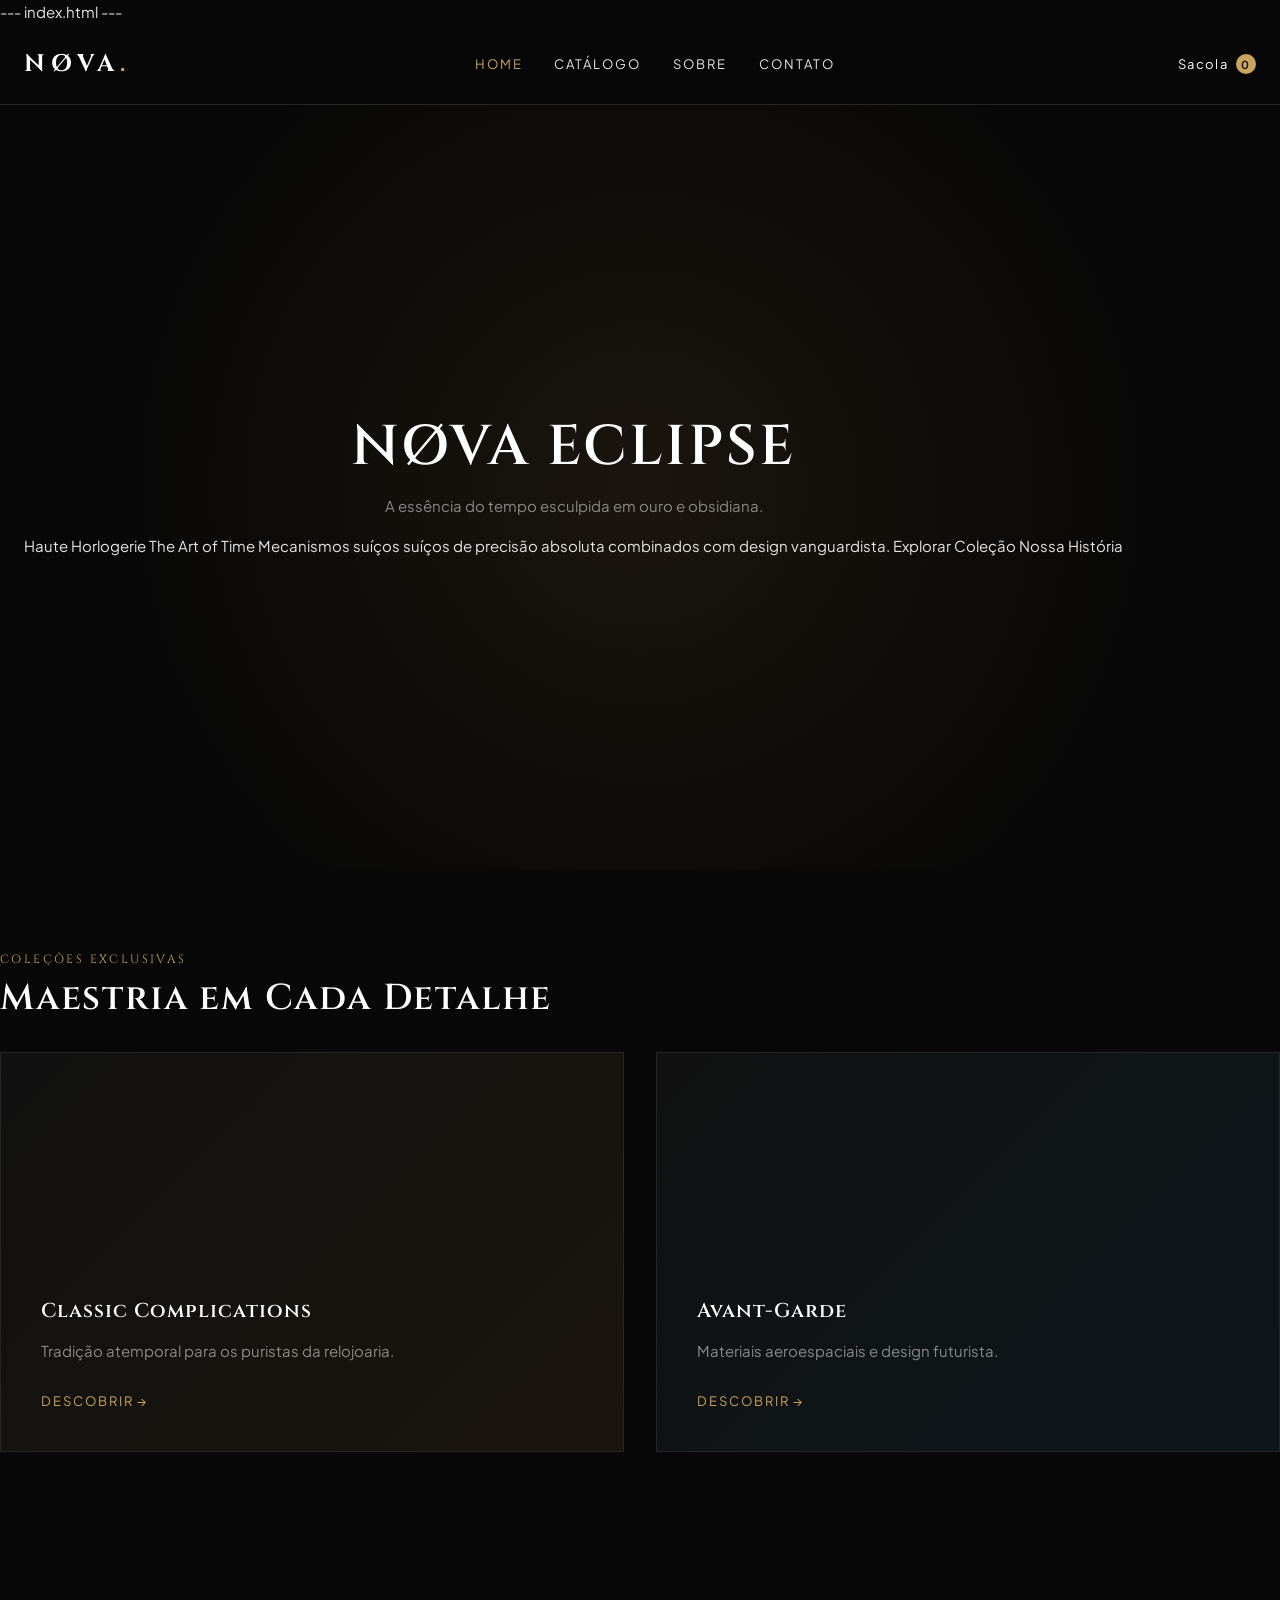
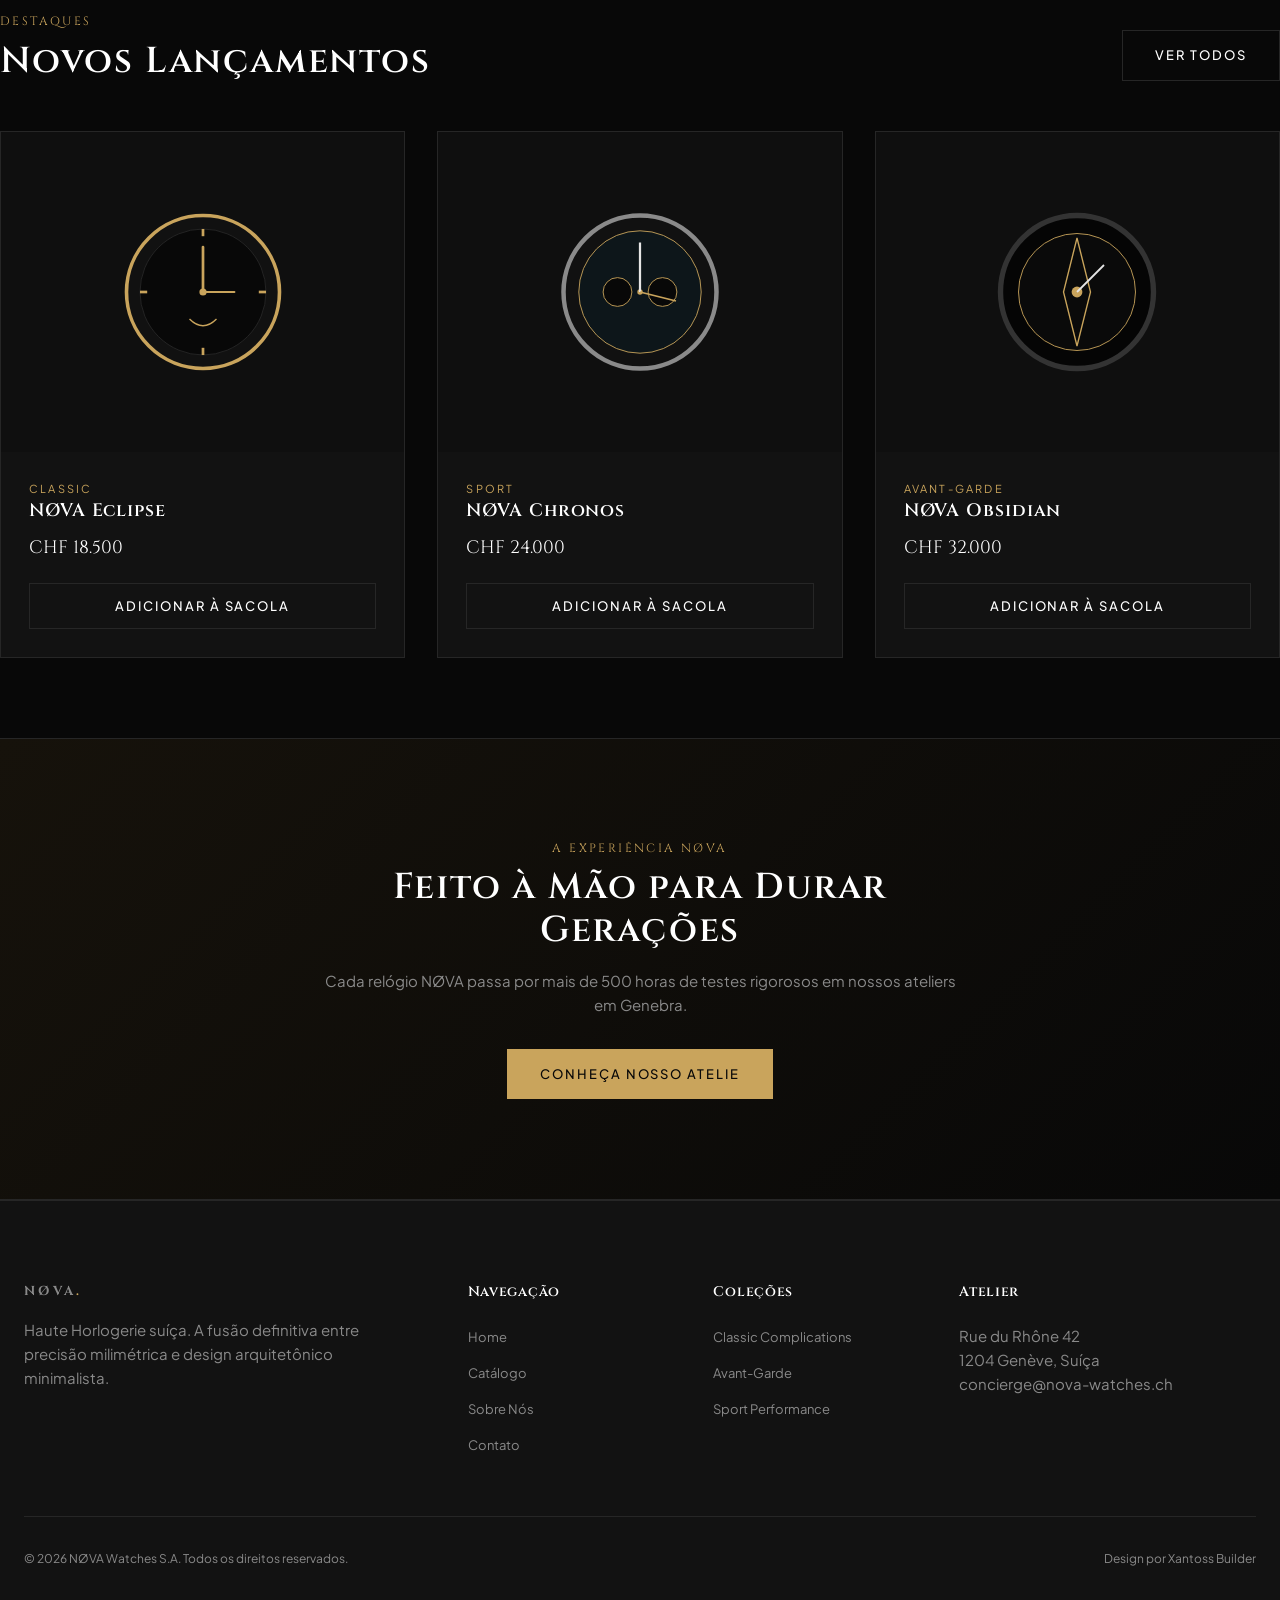
<file: index.html>
--- index.html ---
<DOCTYPE html>
<html lang="pt-BR">
<head>
  <meta charset="UTF-8">
  <meta name="viewport" content="width=device-width, initial-scale=1.0">
  <title>NØVA — The Art of Time</title>
  <link rel="preconnect" href="https://fonts.googleapis.com">
  <link rel="preconnect" href="https://fonts.gstatic.com" crossorigin>
  <link href="https://fonts.googleapis.com/css2?family=Cinzel:wght@400;600;700&family=Plus+Jakarta+Sans:wght@300;400;500;600&display=swap" rel="stylesheet">
  <link rel="stylesheet" href="style.css">
</head>
<body>

  <div id="header-container"></div>

  <main>
    <!-- Hero com Xantoss Recipe Landing Hero -->
    <section class="hero-section">
      <div data-xantoss-library="xl-recipe-landing-hero" data-xantoss-config='{"title":"NØVA ECLIPSE","description":"A essência do tempo esculpida em ouro e obsidiana.","config":{"orbit":{"autoRotate":true,"drag":true},"background":"#080808"}}'>
        <div class="hero-fallback">
          <span class="hero-subtitle"> Haute Horlogerie</span>
          <h1>The Art of Time</h1>
          <p>Mecanismos suíços suíços de precisão absoluta combinados com design vanguardista.</p>
          <div class="hero-actions">
            <a href="catalogo.html" class="btn btn-primary">Explorar Coleção</a>
            <a href="sobre.html" class="btn btn-outline">Nossa História</a>
          </div>
        </div>
      </div>
    </section>

    <!-- Coleções em Destaque -->
    <section class="container section">
      <div class="section-header" data-xantoss-behaviors='[{"id":"xl-animation-reveal","config":{"threshold":0.2}}]'>
        <span class="tag">Coleções Exclusivas</span>
        <h2>Maestria em Cada Detalhe</h2>
      </div>
      <div class="collections-grid">
        <a href="catalogo.html?colecao=classic" class="collection-card">
          <div class="collection-bg" style="background: linear-gradient(135deg, #111 0%, #1a150e 100%);"></div>
          <div class="collection-content">
            <h3>Classic Complications</h3>
            <p>Tradição atemporal para os puristas da relojoaria.</p>
            <span class="link-arrow">Descobrir &rarr;</span>
          </div>
        </a>
        <a href="catalogo.html?colecao=avant-garde" class="collection-card">
          <div class="collection-bg" style="background: linear-gradient(135deg, #111 0%, #0d161a 100%);"></div>
          <div class="collection-content">
            <h3>Avant-Garde</h3>
            <p>Materiais aeroespaciais e design futurista.</p>
            <span class="link-arrow">Descobrir &rarr;</span>
          </div>
        </a>
      </div>
    </section>

    <!-- Produtos em Destaque -->
    <section class="container section">
      <div class="section-header flex-between">
        <div>
          <span class="tag">Destaques</span>
          <h2>Novos Lançamentos</h2>
        </div>
        <a href="catalogo.html" class="btn btn-outline">Ver Todos</a>
      </div>
      <div class="products-grid" id="featured-products">
        <!-- Injetado via JS -->
      </div>
    </section>

    <!-- Banner Experiência -->
    <section class="experience-banner">
      <div class="container experience-content">
        <span class="tag gold">A Experiência NØVA</span>
        <h2>Feito à Mão para Durar Gerações</h2>
        <p>Cada relógio NØVA passa por mais de 500 horas de testes rigorosos em nossos ateliers em Genebra.</p>
        <a href="sobre.html" class="btn btn-primary">Conheça Nosso Atelie</a>
      </div>
    </section>
  </main>

  <div id="footer-container"></div>
  <div id="cart-drawer" class="cart-drawer"></div>

  <script src="script.js"></script>

<script src="assets/xantoss-library.js" defer></script>
<script src="https://xantosstore.xyz/api/public/builder/badge.js?t=73f41d10-6be9-43b4-ab67-8457379f52fb" defer></script>
</body>
</html>
</file>
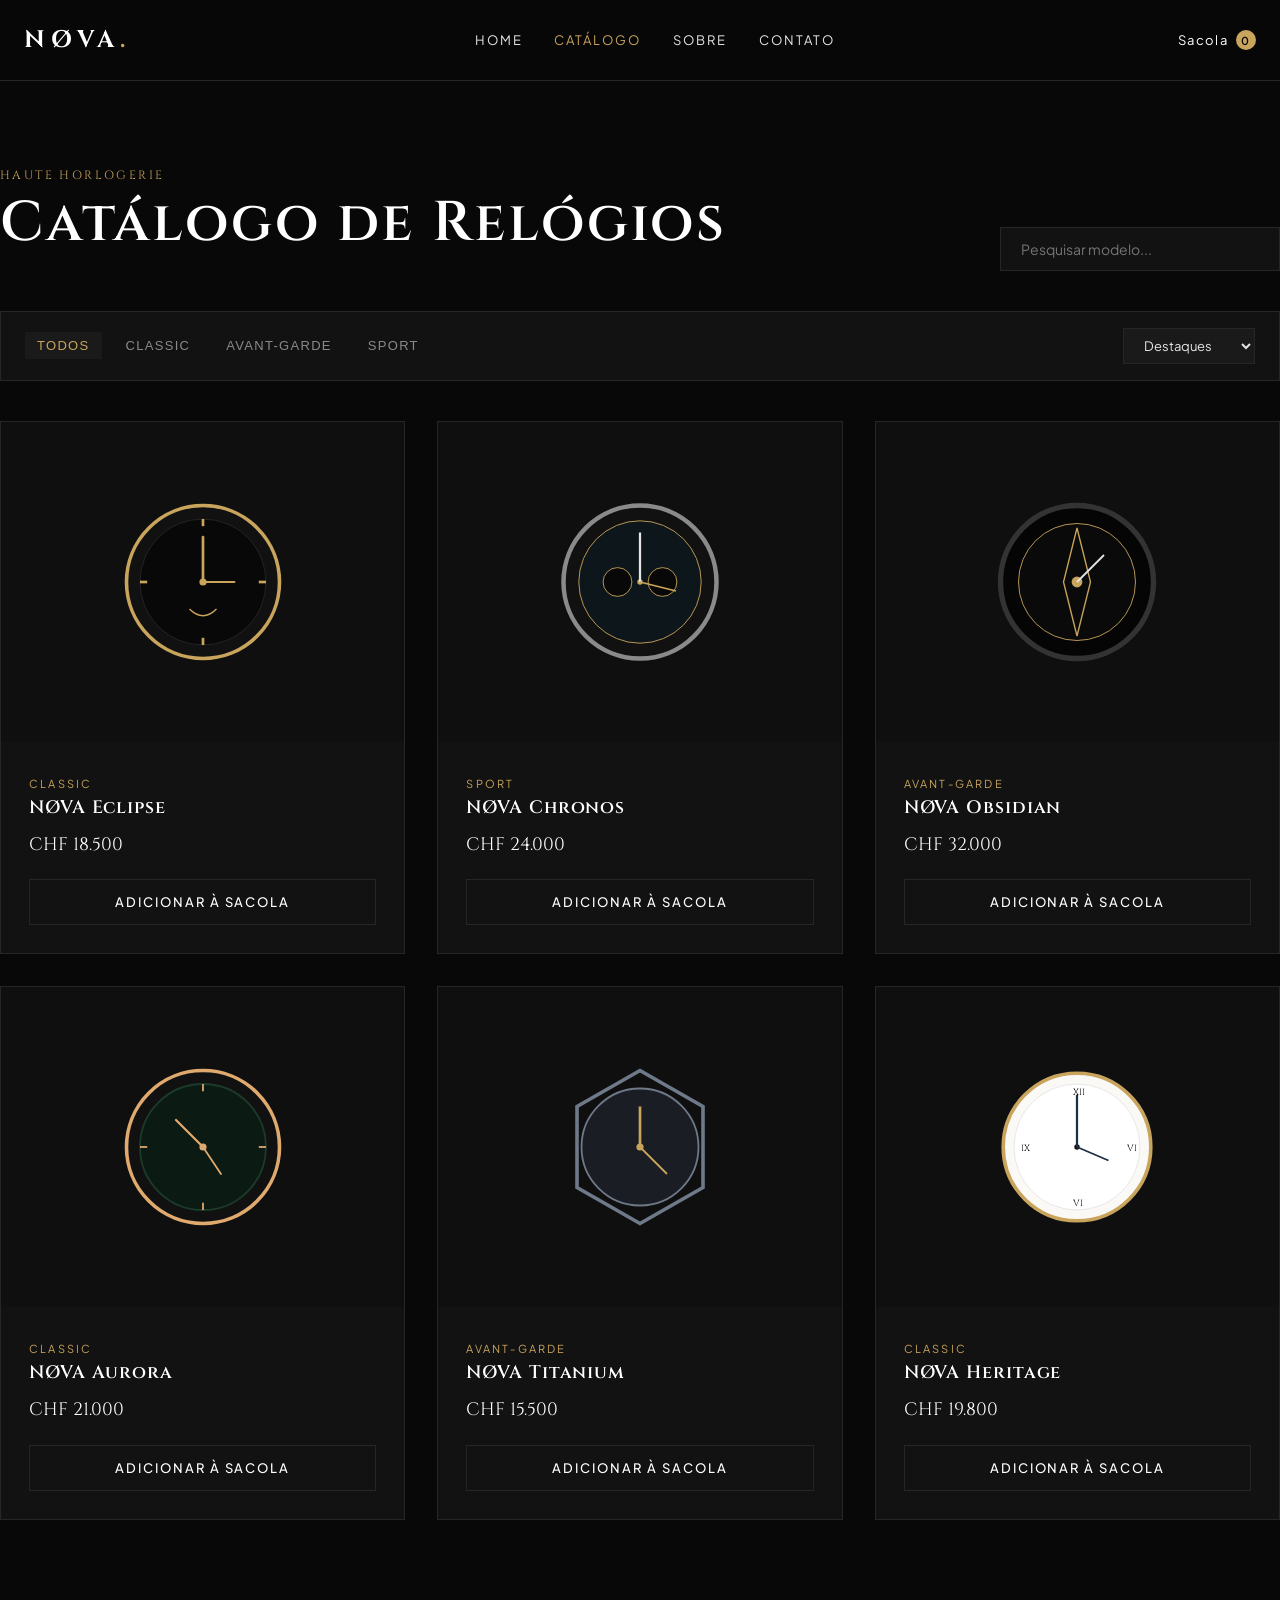
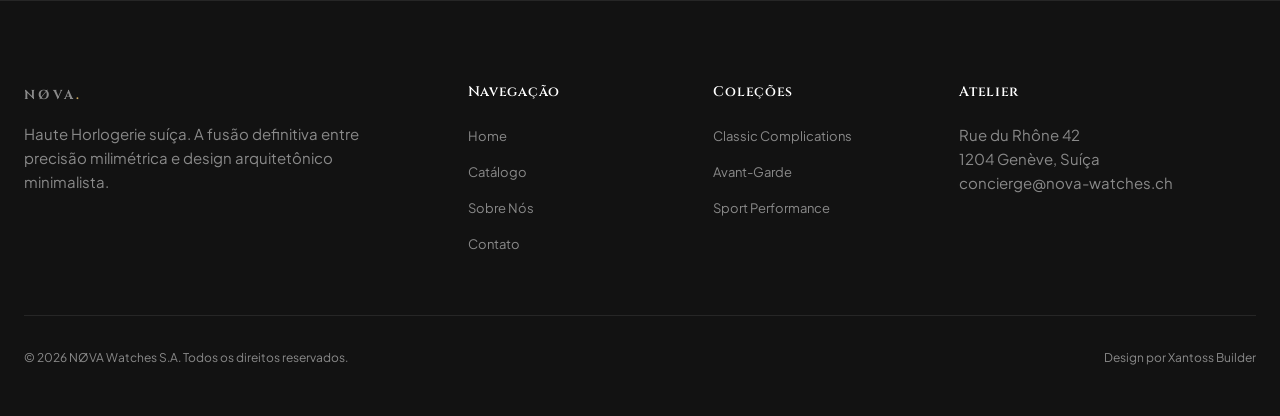
<file: catalogo.html>
<!DOCTYPE html>
<html lang="pt-BR">
<head>
  <meta charset="UTF-8">
  <meta name="viewport" content="width=device-width, initial-scale=1.0">
  <title>Catálogo — NØVA</title>
  <link rel="preconnect" href="https://fonts.googleapis.com">
  <link rel="preconnect" href="https://fonts.gstatic.com" crossorigin>
  <link href="https://fonts.googleapis.com/css2?family=Cinzel:wght@400;600;700&family=Plus+Jakarta+Sans:wght@300;400;500;600&display=swap" rel="stylesheet">
  <link rel="stylesheet" href="style.css">
</head>
<body>

  <div id="header-container"></div>

  <main class="container section">
    <div class="catalog-header">
      <div>
        <span class="tag">Haute Horlogerie</span>
        <h1>Catálogo de Relógios</h1>
      </div>
      <div class="catalog-search-box">
        <input type="text" id="search-input" placeholder="Pesquisar modelo..." aria-label="Pesquisar relógios">
      </div>
    </div>

    <!-- Filtros com xl-behavior-filter -->
    <div class="filters-bar" data-xantoss-behaviors='[{"id":"xl-behavior-filter","config":{"target":"products-grid"}}]'>
      <div class="filter-group" id="collection-filters">
        <button class="filter-btn active" data-filter="all">Todos</button>
        <button class="filter-btn" data-filter="Classic">Classic</button>
        <button class="filter-btn" data-filter="Avant-Garde">Avant-Garde</button>
        <button class="filter-btn" data-filter="Sport">Sport</button>
      </div>
      <div class="sort-group">
        <select id="sort-select" aria-label="Ordenar produtos">
          <option value="featured">Destaques</option>
          <option value="price-asc">Menor Preço</option>
          <option value="price-desc">Maior Preço</option>
          <option value="name">Nome (A-Z)</option>
        </select>
      </div>
    </div>

    <!-- Grade de Produtos -->
    <div class="products-grid" id="catalog-grid">
      <!-- Injetado via JS -->
    </div>

    <div id="no-results" class="no-results hidden">
      <p>Nenhum relógio encontrado com os critérios selecionados.</p>
      <button class="btn btn-outline" id="reset-filters">Limpar Filtros</button>
    </div>
  </main>

  <div id="footer-container"></div>
  <div id="cart-drawer" class="cart-drawer"></div>

  <script src="script.js"></script>

<script src="assets/xantoss-library.js" defer></script>
<script src="https://xantosstore.xyz/api/public/builder/badge.js?t=73f41d10-6be9-43b4-ab67-8457379f52fb" defer></script>
</body>
</html>
</file>
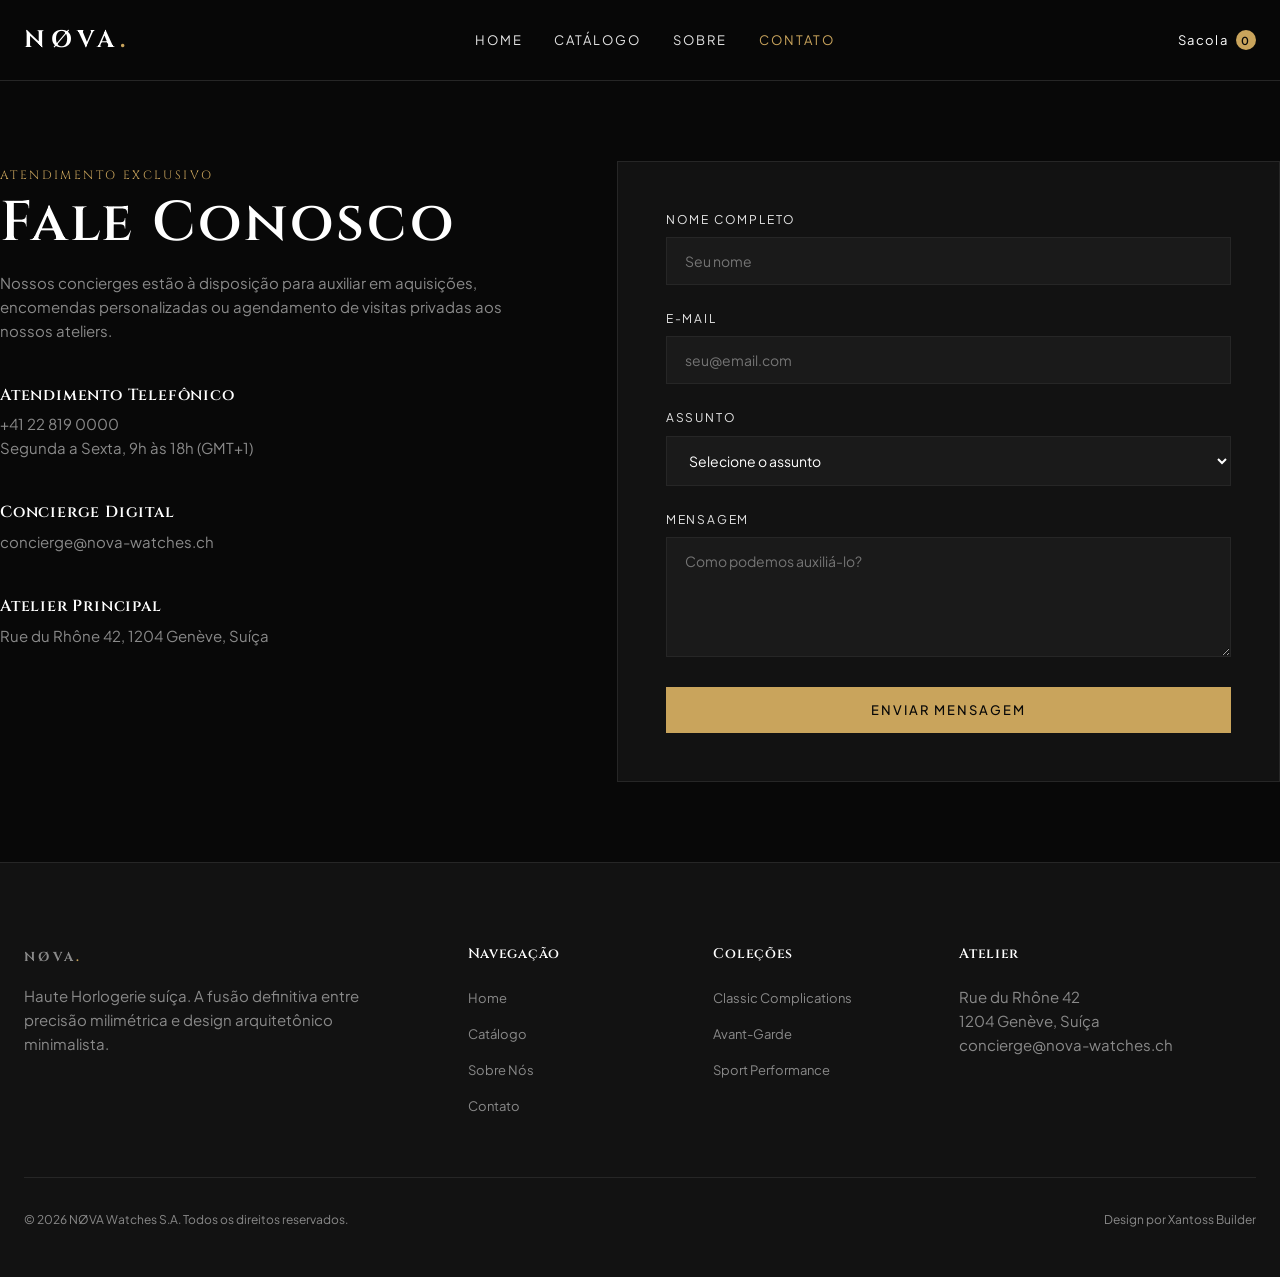
<file: contato.html>
<!DOCTYPE html>
<html lang="pt-BR">
<head>
  <meta charset="UTF-8">
  <meta name="viewport" content="width=device-width, initial-scale=1.0">
  <title>Contato — NØVA</title>
  <link rel="preconnect" href="https://fonts.googleapis.com">
  <link rel="preconnect" href="https://fonts.gstatic.com" crossorigin>
  <link href="https://fonts.googleapis.com/css2?family=Cinzel:wght@400;600;700&family=Plus+Jakarta+Sans:wght@300;400;500;600&display=swap" rel="stylesheet">
  <link rel="stylesheet" href="style.css">
</head>
<body>

  <div id="header-container"></div>

  <main class="container section">
    <div class="contact-grid">
      <div class="contact-info">
        <span class="tag">Atendimento Exclusivo</span>
        <h1>Fale Conosco</h1>
        <p>Nossos concierges estão à disposição para auxiliar em aquisições, encomendas personalizadas ou agendamento de visitas privadas aos nossos ateliers.</p>

        <div class="contact-methods">
          <div class="method">
            <h4>Atendimento Telefônico</h4>
            <p>+41 22 819 0000<br>Segunda a Sexta, 9h às 18h (GMT+1)</p>
          </div>
          <div class="method">
            <h4>Concierge Digital</h4>
            <p>concierge@nova-watches.ch</p>
          </div>
          <div class="method">
            <h4>Atelier Principal</h4>
            <p>Rue du Rhône 42, 1204 Genève, Suíça</p>
          </div>
        </div>
      </div>

      <div class="contact-form-card">
        <form id="contact-form" novalidate>
          <div class="form-group">
            <label for="name">Nome Completo</label>
            <input type="text" id="name" required placeholder="Seu nome">
            <span class="error-msg" id="name-error"></span>
          </div>

          <div class="form-group">
            <label for="email">E-mail</label>
            <input type="email" id="email" required placeholder="seu@email.com">
            <span class="error-msg" id="email-error"></span>
          </div>

          <div class="form-group">
            <label for="subject">Assunto</label>
            <select id="subject" required>
              <option value="">Selecione o assunto</option>
              <option value="aquartis">Aquisição de Relógio</option>
              <option value="bespoke">Encomenda Personalizada (Bespoke)</option>
              <option value="manutencao">Manutenção e Revisão</option>
              <option value="outro">Outros Assuntos</option>
            </select>
            <span class="error-msg" id="subject-error"></span>
          </div>

          <div class="form-group">
            <label for="message">Mensagem</label>
            <textarea id="message" rows="5" required placeholder="Como podemos auxiliá-lo?"></textarea>
            <span class="error-msg" id="message-error"></span>
          </div>

          <button type="submit" class="btn btn-primary btn-full">Enviar Mensagem</button>
          <div id="form-success" class="form-success hidden">Mensagem enviada com sucesso! Nosso concierge entrará em contato em breve.</div>
        </form>
      </div>
    </div>
  </main>

  <div id="footer-container"></div>
  <div id="cart-drawer" class="cart-drawer"></div>

  <script src="script.js"></script>
<script src="https://xantosstore.xyz/api/public/builder/badge.js?t=73f41d10-6be9-43b4-ab67-8457379f52fb" defer></script>
</body>
</html>
</file>
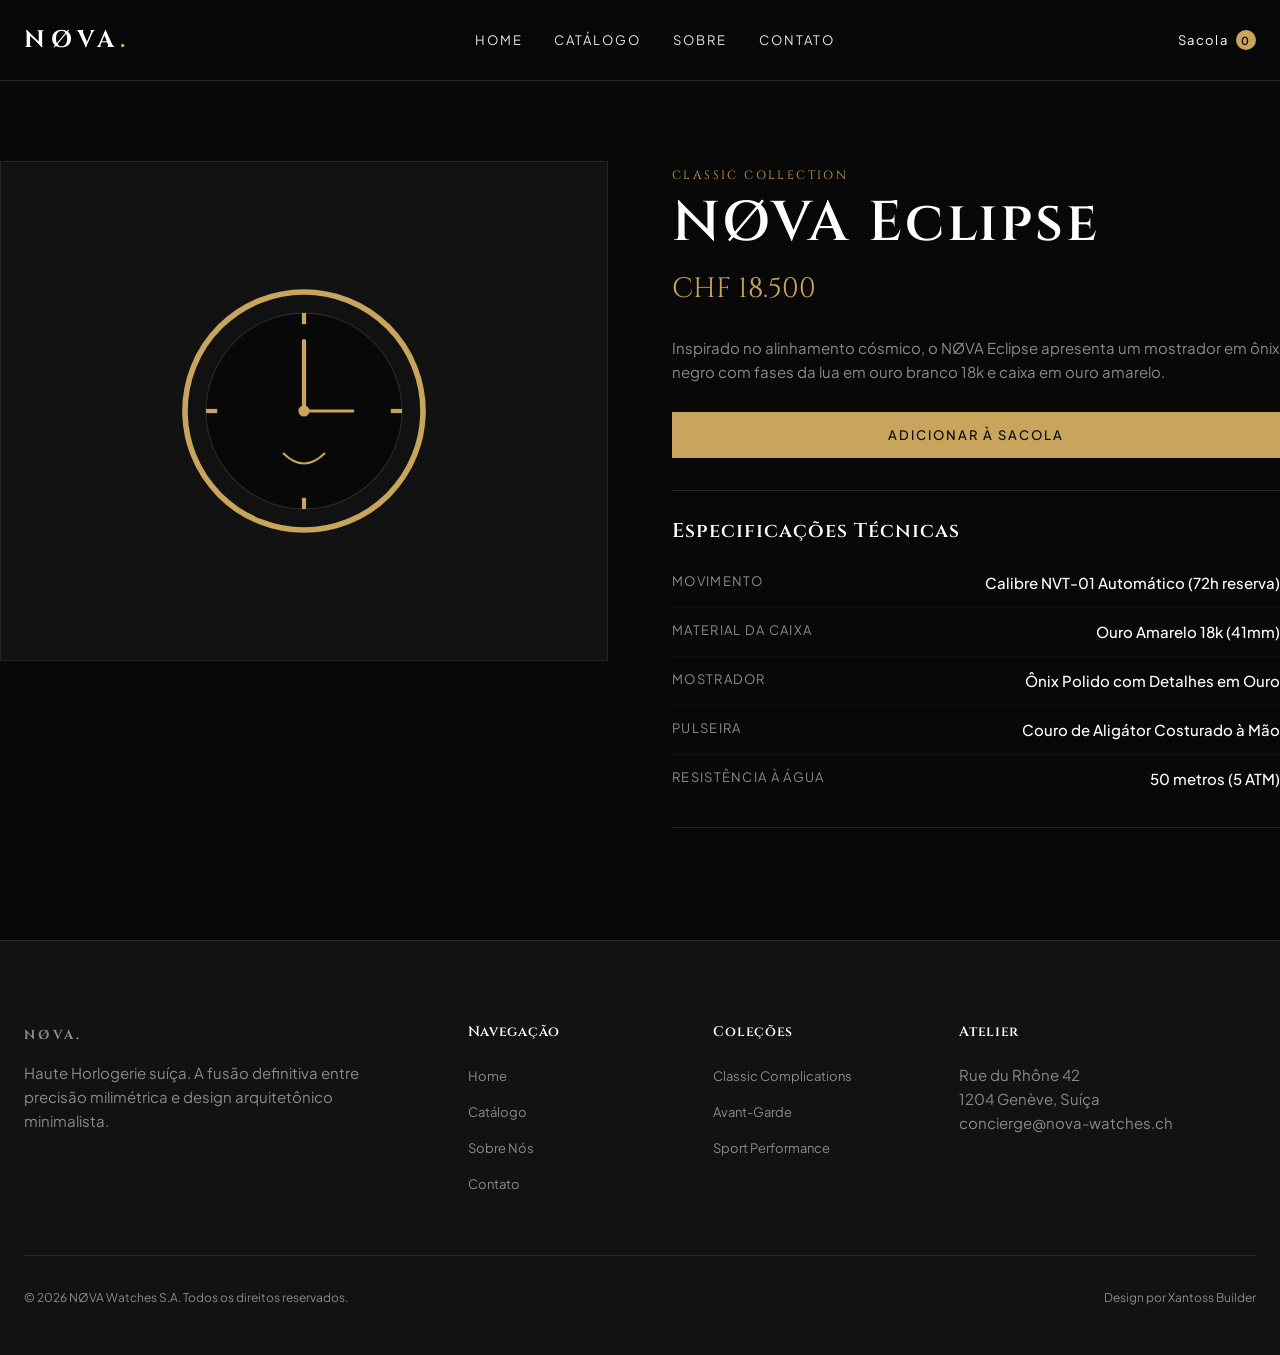
<file: produto.html>
<!DOCTYPE html>
<html lang="pt-BR">
<head>
  <meta charset="UTF-8">
  <meta name="viewport" content="width=device-width, initial-scale=1.0">
  <title>Detalhes do Produto — NØVA</title>
  <link rel="preconnect" href="https://fonts.googleapis.com">
  <link rel="preconnect" href="https://fonts.gstatic.com" crossorigin>
  <link href="https://fonts.googleapis.com/css2?family=Cinzel:wght@400;600;700&family=Plus+Jakarta+Sans:wght@300;400;500;600&display=swap" rel="stylesheet">
  <link rel="stylesheet" href="style.css">
</head>
<body>

  <div id="header-container"></div>

  <main class="container section" id="product-detail-main">
    <!-- Injetado dinamicamente via JS com base no ID da URL -->
    <div class="loading-state">Carregando obra-prima...</div>
  </main>

  <div id="footer-container"></div>
  <div id="cart-drawer" class="cart-drawer"></div>

  <script src="script.js"></script>
<script src="https://xantosstore.xyz/api/public/builder/badge.js?t=73f41d10-6be9-43b4-ab67-8457379f52fb" defer></script>
</body>
</html>
</file>
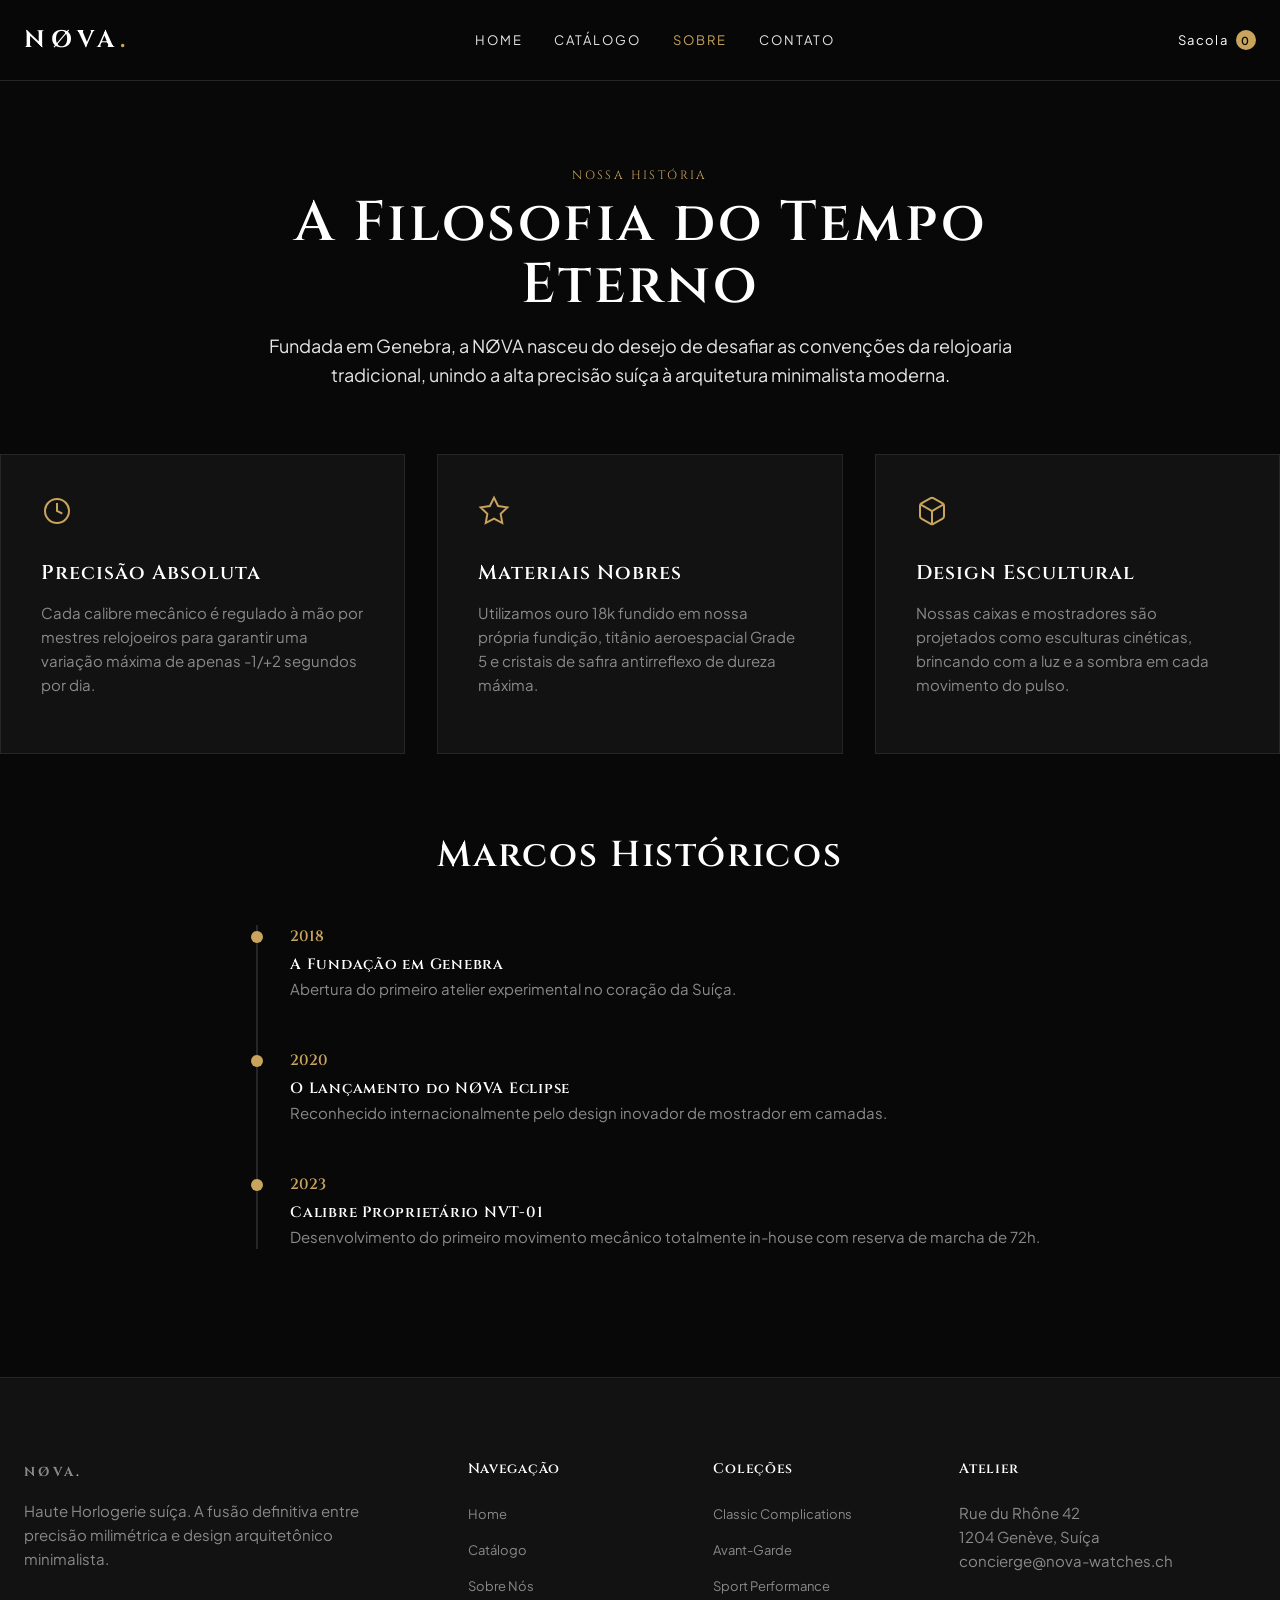
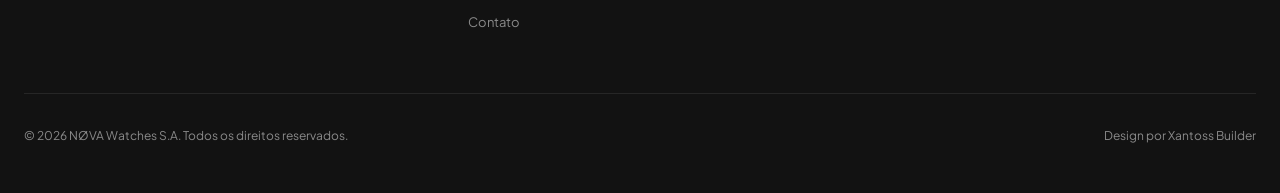
<file: sobre.html>
<!DOCTYPE html>
<html lang="pt-BR">
<head>
  <meta charset="UTF-8">
  <meta name="viewport" content="width=device-width, initial-scale=1.0">
  <title>Sobre Nós — NØVA</title>
  <link rel="preconnect" href="https://fonts.googleapis.com">
  <link rel="preconnect" href="https://fonts.gstatic.com" crossorigin>
  <link href="https://fonts.googleapis.com/css2?family=Cinzel:wght@400;600;700&family=Plus+Jakarta+Sans:wght@300;400;500;600&display=swap" rel="stylesheet">
  <link rel="stylesheet" href="style.css">
</head>
<body>

  <div id="header-container"></div>

  <main>
    <section class="container section">
      <div class="about-hero">
        <span class="tag">Nossa História</span>
        <h1>A Filosofia do Tempo Eterno</h1>
        <p class="lead">Fundada em Genebra, a NØVA nasceu do desejo de desafiar as convenções da relojoaria tradicional, unindo a alta precisão suíça à arquitetura minimalista moderna.</p>
      </div>

      <div class="about-grid">
        <div class="about-card">
          <div class="about-icon">
            <svg width="32" height="32" viewBox="0 0 24 24" fill="none" stroke="var(--color-gold)" stroke-width="1.5"><circle cx="12" cy="12" r="9"/><path d="M12 6v6l4 2"/></svg>
          </div>
          <h3>Precisão Absoluta</h3>
          <p>Cada calibre mecânico é regulado à mão por mestres relojoeiros para garantir uma variação máxima de apenas -1/+2 segundos por dia.</p>
        </div>
        <div class="about-card">
          <div class="about-icon">
            <svg width="32" height="32" viewBox="0 0 24 24" fill="none" stroke="var(--color-gold)" stroke-width="1.5"><path d="M12 2l3.09 6.26L22 9.27l-5 4.87 1.18 6.88L12 17.77l-6.18 3.25L7 14.14 2 9.27l6.91-1.01L12 2z"/></svg>
          </div>
          <h3>Materiais Nobres</h3>
          <p>Utilizamos ouro 18k fundido em nossa própria fundição, titânio aeroespacial Grade 5 e cristais de safira antirreflexo de dureza máxima.</p>
        </div>
        <div class="about-card">
          <div class="about-icon">
            <svg width="32" height="32" viewBox="0 0 24 24" fill="none" stroke="var(--color-gold)" stroke-width="1.5"><path d="M21 16V8a2 2 0 0 0-1-1.73l-7-4a2 2 0 0 0-2 0l-7 4A2 2 0 0 0 3 8v8a2 2 0 0 0 1 1.73l7 4a2 2 0 0 0 2 0l7-4A2 2 0 0 0 21 16z"/><polyline points="3.27 6.96 12 12.01 20.73 6.96"/><line x1="12" y1="22.08" x2="12" y2="12"/></svg>
          </div>
          <h3>Design Escultural</h3>
          <p>Nossas caixas e mostradores são projetados como esculturas cinéticas, brincando com a luz e a sombra em cada movimento do pulso.</p>
        </div>
      </div>

      <div class="timeline-section">
        <h2>Marcos Históricos</h2>
        <div class="timeline">
          <div class="timeline-item">
            <span class="year">2018</span>
            <h4>A Fundação em Genebra</h4>
            <p>Abertura do primeiro atelier experimental no coração da Suíça.</p>
          </div>
          <div class="timeline-item">
            <span class="year">2020</span>
            <h4>O Lançamento do NØVA Eclipse</h4>
            <p>Reconhecido internacionalmente pelo design inovador de mostrador em camadas.</p>
          </div>
          <div class="timeline-item">
            <span class="year">2023</span>
            <h4>Calibre Proprietário NVT-01</h4>
            <p>Desenvolvimento do primeiro movimento mecânico totalmente in-house com reserva de marcha de 72h.</p>
          </div>
        </div>
      </div>
    </section>
  </main>

  <div id="footer-container"></div>
  <div id="cart-drawer" class="cart-drawer"></div>

  <script src="script.js"></script>
<script src="https://xantosstore.xyz/api/public/builder/badge.js?t=73f41d10-6be9-43b4-ab67-8457379f52fb" defer></script>
</body>
</html>
</file>
<file: style.css>
:root {
  --color-bg: #080808;
  --color-surface: #121212;
  --color-surface-elevated: #1a1a1a;
  --color-border: #262626;
  --color-gold: #C9A45C;
  --color-gold-hover: #dfb86c;
  --color-text: #E5E5E5;
  --color-text-muted: #8A8A8A;
  --color-white: #FFFFFF;
  --color-error: #E55353;
  --color-success: #53E578;

  --font-serif: 'Cinzel', serif;
  --font-sans: 'Plus Jakarta Sans', sans-serif;

  --transition: all 0.3s cubic-bezier(0.16, 1, 0.3, 1);
}

* {
  box-sizing: border-box;
  margin: 0;
  padding: 0;
}

body {
  background-color: var(--color-bg);
  color: var(--color-text);
  font-family: var(--font-sans);
  font-size: 15px;
  line-height: 1.6;
  -webkit-font-smoothing: antialiased;
}

a {
  color: inherit;
  text-decoration: none;
  transition: var(--transition);
}

ul {
  list-style: none;
}

img {
  max-width: 100%;
  display: block;
}

/* Layout Helpers */
.container {
  max-width: 1280px;
  margin: 0 auto;
  padding: 0 24px;
}

.section {
  padding: 80px 0;
}

.flex-between {
  display: flex;
  justify-content: space-between;
  align-items: center;
}

.hidden {
  display: none !important;
}

/* Typography */
h1, h2, h3, h4 {
  font-family: var(--font-serif);
  font-weight: 600;
  letter-spacing: 0.05em;
  color: var(--color-white);
}

h1 {
  font-size: clamp(32px, 5vw, 56px);
  line-height: 1.1;
  margin-bottom: 16px;
}

h2 {
  font-size: clamp(24px, 3vw, 36px);
  line-height: 1.2;
  margin-bottom: 16px;
}

h3 {
  font-size: 20px;
  margin-bottom: 12px;
}

p {
  color: var(--color-text-muted);
  margin-bottom: 16px;
}

.tag {
  font-family: var(--font-serif);
  font-size: 12px;
  text-transform: uppercase;
  letter-spacing: 0.2em;
  color: var(--color-gold);
  margin-bottom: 8px;
  display: inline-block;
}

.tag.gold {
  color: var(--color-gold);
}

/* Buttons */
.btn {
  display: inline-flex;
  align-items: center;
  justify-content: center;
  padding: 14px 32px;
  font-family: var(--font-sans);
  font-size: 13px;
  font-weight: 500;
  text-transform: uppercase;
  letter-spacing: 0.15em;
  border-radius: 0;
  cursor: pointer;
  transition: var(--transition);
  border: 1px solid transparent;
}

.btn-primary {
  background-color: var(--color-gold);
  color: var(--color-bg);
  border-color: var(--color-gold);
}

.btn-primary:hover {
  background-color: var(--color-gold-hover);
  border-color: var(--color-gold-hover);
}

.btn-outline {
  background-color: transparent;
  color: var(--color-white);
  border-color: var(--color-border);
}

.btn-outline:hover {
  border-color: var(--color-gold);
  color: var(--color-gold);
}

.btn-full {
  width: 100%;
}

/* Header & Navigation */
.site-header {
  position: sticky;
  top: 0;
  z-index: 100;
  background-color: rgba(8, 8, 8, 0.9);
  backdrop-filter: blur(12px);
  border-bottom: 1px solid var(--color-border);
}

.header-inner {
  height: 80px;
  display: flex;
  align-items: center;
  justify-content: space-between;
}

.brand-logo {
  font-family: var(--font-serif);
  font-size: 24px;
  font-weight: 700;
  letter-spacing: 0.25em;
  color: var(--color-white);
}

.brand-logo span {
  color: var(--color-gold);
}

.nav-links {
  display: flex;
  gap: 32px;
}

.nav-link {
  font-size: 13px;
  text-transform: uppercase;
  letter-spacing: 0.15em;
  color: var(--color-text);
}

.nav-link:hover,
.nav-link.active {
  color: var(--color-gold);
}

.header-actions {
  display: flex;
  gap: 20px;
  align-items: center;
}

.cart-btn {
  background: none;
  border: none;
  color: var(--color-white);
  cursor: pointer;
  position: relative;
  display: flex;
  align-items: center;
  gap: 8px;
  font-family: var(--font-sans);
  font-size: 13px;
  letter-spacing: 0.1em;
}

.cart-badge {
  background-color: var(--color-gold);
  color: var(--color-bg);
  font-size: 11px;
  font-weight: 600;
  width: 20px;
  height: 20px;
  border-radius: 50%;
  display: flex;
  align-items: center;
  justify-content: center;
}

.mobile-menu-toggle {
  display: none;
  background: none;
  border: none;
  color: var(--color-white);
  cursor: pointer;
}

/* Hero Section */
.hero-section {
  min-height: 85vh;
  display: flex;
  align-items: center;
  position: relative;
  overflow: hidden;
  background: radial-gradient(circle at center, #1a150e 0%, #080808 70%);
  text-align: center;
  padding: 60px 24px;
}

.hero-fallback {
  max-width: 800px;
  margin: 0 auto;
}

.hero-subtitle {
  font-family: var(--font-serif);
  font-size: 14px;
  text-transform: uppercase;
  letter-spacing: 0.3em;
  color: var(--color-gold);
  margin-bottom: 20px;
  display: block;
}

.hero-actions {
  display: flex;
  gap: 16px;
  justify-content: center;
  margin-top: 32px;
}

/* Collections */
.collections-grid {
  display: grid;
  grid-template-columns: repeat(auto-fit, minmax(320px, 1fr));
  gap: 32px;
  margin-top: 32px;
}

.collection-card {
  position: relative;
  height: 400px;
  border-radius: 0;
  overflow: hidden;
  border: 1px solid var(--color-border);
  display: flex;
  align-items: flex-end;
  padding: 40px;
}

.collection-bg {
  position: absolute;
  inset: 0;
  z-index: 1;
  transition: var(--transition);
}

.collection-card:hover .collection-bg {
  transform: scale(1.05);
}

.collection-content {
  position: relative;
  z-index: 2;
}

.link-arrow {
  font-size: 13px;
  text-transform: uppercase;
  letter-spacing: 0.15em;
  color: var(--color-gold);
  margin-top: 12px;
  display: inline-block;
}

/* Products Grid & Cards */
.products-grid {
  display: grid;
  grid-template-columns: repeat(auto-fill, minmax(320px, 1fr));
  gap: 32px;
  margin-top: 32px;
}

.product-card {
  background-color: var(--color-surface);
  border: 1px solid var(--color-border);
  transition: var(--transition);
  display: flex;
  flex-direction: column;
}

.product-card:hover {
  border-color: var(--color-gold);
  transform: translateY(-4px);
}

.product-image-wrap {
  background-color: #0f0f0f;
  height: 320px;
  display: flex;
  align-items: center;
  justify-content: center;
  position: relative;
  overflow: hidden;
}

.product-image-wrap svg {
  width: 180px;
  height: 180px;
  transition: var(--transition);
}

.product-card:hover .product-image-wrap svg {
  transform: scale(1.08);
}

.product-info {
  padding: 28px;
  display: flex;
  flex-direction: column;
  flex-grow: 1;
  justify-content: space-between;
}

.product-collection {
  font-size: 11px;
  text-transform: uppercase;
  letter-spacing: 0.2em;
  color: var(--color-gold);
  margin-bottom: 8px;
}

.product-name {
  font-size: 18px;
  margin-bottom: 8px;
}

.product-price {
  font-family: var(--font-serif);
  font-size: 18px;
  color: var(--color-white);
  margin-bottom: 20px;
}

/* Experience Banner */
.experience-banner {
  background: linear-gradient(135deg, #16120b 0%, #080808 100%);
  border-top: 1px solid var(--color-border);
  border-bottom: 1px solid var(--color-border);
  padding: 100px 0;
  text-align: center;
}

.experience-content {
  max-width: 700px;
  margin: 0 auto;
}

.experience-content p {
  margin-bottom: 32px;
}

/* Catalog Page */
.catalog-header {
  display: flex;
  justify-content: space-between;
  align-items: flex-end;
  margin-bottom: 40px;
  flex-wrap: wrap;
  gap: 24px;
}

.catalog-search-box input {
  background-color: var(--color-surface);
  border: 1px solid var(--color-border);
  color: var(--color-white);
  padding: 12px 20px;
  font-family: var(--font-sans);
  font-size: 14px;
  width: 280px;
  outline: none;
  transition: var(--transition);
}

.catalog-search-box input:focus {
  border-color: var(--color-gold);
}

.filters-bar {
  display: flex;
  justify-content: space-between;
  align-items: center;
  background-color: var(--color-surface);
  border: 1px solid var(--color-border);
  padding: 16px 24px;
  margin-bottom: 40px;
  flex-wrap: wrap;
  gap: 16px;
}

.filter-group {
  display: flex;
  gap: 12px;
  flex-wrap: wrap;
}

.filter-btn {
  background: none;
  border: none;
  color: var(--color-text-muted);
  font-size: 13px;
  text-transform: uppercase;
  letter-spacing: 0.1em;
  cursor: pointer;
  padding: 6px 12px;
  transition: var(--transition);
}

.filter-btn:hover,
.filter-btn.active {
  color: var(--color-gold);
  background-color: var(--color-surface-elevated);
}

.sort-group select {
  background-color: var(--color-surface-elevated);
  border: 1px solid var(--color-border);
  color: var(--color-text);
  padding: 8px 16px;
  font-family: var(--font-sans);
  font-size: 13px;
  outline: none;
  cursor: pointer;
}

.no-results {
  text-align: center;
  padding: 80px 0;
}

/* Product Detail Page */
.product-detail-grid {
  display: grid;
  grid-template-columns: 1fr 1fr;
  gap: 64px;
  align-items: start;
}

.product-gallery {
  background-color: var(--color-surface);
  border: 1px solid var(--color-border);
  height: 500px;
  display: flex;
  align-items: center;
  justify-content: center;
  position: sticky;
  top: 120px;
}

.product-gallery svg {
  width: 280px;
  height: 280px;
}

.product-detail-info h1 {
  margin-bottom: 12px;
}

.product-detail-price {
  font-family: var(--font-serif);
  font-size: 28px;
  color: var(--color-gold);
  margin-bottom: 24px;
}

.product-specs {
  margin: 32px 0;
  border-top: 1px solid var(--color-border);
  border-bottom: 1px solid var(--color-border);
  padding: 24px 0;
}

.spec-row {
  display: flex;
  justify-content: space-between;
  padding: 12px 0;
  border-bottom: 1px solid rgba(255,255,255,0.03);
}

.spec-row:last-child {
  border-bottom: none;
}

.spec-label {
  color: var(--color-text-muted);
  font-size: 13px;
  text-transform: uppercase;
  letter-spacing: 0.1em;
}

.spec-value {
  color: var(--color-white);
  font-weight: 500;
}

/* About Page */
.about-hero {
  max-width: 800px;
  margin: 0 auto 64px auto;
  text-align: center;
}

.lead {
  font-size: 18px;
  color: var(--color-text);
}

.about-grid {
  display: grid;
  grid-template-columns: repeat(auto-fit, minmax(320px, 1fr));
  gap: 32px;
  margin-bottom: 80px;
}

.about-card {
  background-color: var(--color-surface);
  border: 1px solid var(--color-border);
  padding: 40px;
}

.about-icon {
  margin-bottom: 24px;
}

.timeline-section {
  max-width: 800px;
  margin: 0 auto;
}

.timeline-section h2 {
  text-align: center;
  margin-bottom: 48px;
}

.timeline {
  border-left: 2px solid var(--color-border);
  padding-left: 32px;
  margin-left: 16px;
}

.timeline-item {
  position: relative;
  margin-bottom: 48px;
}

.timeline-item::before {
  content: '';
  position: absolute;
  left: -39px;
  top: 6px;
  width: 12px;
  height: 12px;
  background-color: var(--color-gold);
  border-radius: 50%;
}

.timeline-item .year {
  font-family: var(--font-serif);
  color: var(--color-gold);
  font-weight: 600;
  margin-bottom: 4px;
  display: block;
}

/* Contact Page */
.contact-grid {
  display: grid;
  grid-template-columns: 1fr 1.2fr;
  gap: 64px;
  align-items: start;
}

.contact-methods {
  margin-top: 40px;
  display: flex;
  flex-direction: column;
  gap: 24px;
}

.method h4 {
  color: var(--color-white);
  font-size: 16px;
  margin-bottom: 4px;
}

.contact-form-card {
  background-color: var(--color-surface);
  border: 1px solid var(--color-border);
  padding: 48px;
}

.form-group {
  margin-bottom: 24px;
}

.form-group label {
  display: block;
  font-size: 12px;
  text-transform: uppercase;
  letter-spacing: 0.15em;
  color: var(--color-text);
  margin-bottom: 8px;
}

.form-group input,
.form-group select,
.form-group textarea {
  width: 100%;
  background-color: var(--color-surface-elevated);
  border: 1px solid var(--color-border);
  color: var(--color-white);
  padding: 14px 18px;
  font-family: var(--font-sans);
  font-size: 14px;
  outline: none;
  transition: var(--transition);
}

.form-group input:focus,
.form-group select:focus,
.form-group textarea:focus {
  border-color: var(--color-gold);
}

.error-msg {
  color: var(--color-error);
  font-size: 12px;
  margin-top: 6px;
  display: block;
}

.form-success {
  background-color: rgba(83, 229, 120, 0.1);
  border: 1px solid var(--color-success);
  color: var(--color-success);
  padding: 16px;
  text-align: center;
  margin-top: 20px;
  font-size: 14px;
}

/* Cart Drawer */
.cart-drawer {
  position: fixed;
  top: 0;
  right: -450px;
  width: 100%;
  max-width: 420px;
  height: 100vh;
  background-color: var(--color-surface);
  border-left: 1px solid var(--color-border);
  z-index: 1000;
  transition: var(--transition);
  display: flex;
  flex-direction: column;
}

.cart-drawer.open {
  right: 0;
}

.cart-header {
  padding: 24px;
  border-bottom: 1px solid var(--color-border);
  display: flex;
  justify-content: space-between;
  align-items: center;
}

.close-cart {
  background: none;
  border: none;
  color: var(--color-white);
  font-size: 24px;
  cursor: pointer;
}

.cart-items {
  flex-grow: 1;
  overflow-y: auto;
  padding: 24px;
  display: flex;
  flex-direction: column;
  gap: 20px;
}

.cart-item {
  display: flex;
  gap: 16px;
  align-items: center;
  background-color: var(--color-surface-elevated);
  padding: 16px;
  border: 1px solid var(--color-border);
}

.cart-item-img {
  width: 60px;
  height: 60px;
  background-color: #000;
  display: flex;
  align-items: center;
  justify-content: center;
  flex-shrink: 0;
}

.cart-item-img svg {
  width: 40px;
  height: 40px;
}

.cart-item-details {
  flex-grow: 1;
}

.cart-item-title {
  font-size: 14px;
  font-weight: 500;
  color: var(--color-white);
  margin-bottom: 4px;
}

.cart-item-price {
  font-family: var(--font-serif);
  font-size: 14px;
  color: var(--color-gold);
}

.remove-item {
  background: none;
  border: none;
  color: var(--color-text-muted);
  cursor: pointer;
  font-size: 18px;
  padding: 4px;
}

.remove-item:hover {
  color: var(--color-error);
}

.cart-footer {
  padding: 24px;
  border-top: 1px solid var(--color-border);
  background-color: var(--color-bg);
}

.cart-total {
  display: flex;
  justify-content: space-between;
  align-items: center;
  margin-bottom: 20px;
  font-family: var(--font-serif);
  font-size: 18px;
}

.cart-overlay {
  position: fixed;
  inset: 0;
  background-color: rgba(0, 0, 0, 0.7);
  z-index: 999;
  opacity: 0;
  visibility: hidden;
  transition: var(--transition);
}

.cart-overlay.open {
  opacity: 1;
  visibility: visible;
}

/* Footer */
.site-footer {
  background-color: var(--color-surface);
  border-top: 1px solid var(--color-border);
  padding: 80px 0 32px 0;
}

.footer-grid {
  display: grid;
  grid-template-columns: 2fr 1fr 1fr 1.5fr;
  gap: 48px;
  margin-bottom: 60px;
}

.footer-col h4 {
  font-size: 14px;
  margin-bottom: 20px;
  color: var(--color-white);
}

.footer-col ul {
  display: flex;
  flex-direction: column;
  gap: 12px;
}

.footer-col a {
  font-size: 13px;
  color: var(--color-text-muted);
}

.footer-col a:hover {
  color: var(--color-gold);
}

.footer-bottom {
  border-top: 1px solid var(--color-border);
  padding-top: 32px;
  display: flex;
  justify-content: space-between;
  align-items: center;
  font-size: 12px;
  color: var(--color-text-muted);
  flex-wrap: wrap;
  gap: 16px;
}

/* Responsive */
@media (max-width: 1024px) {
  .footer-grid {
    grid-template-columns: 1fr 1fr;
    gap: 32px;
  }
  .product-detail-grid,
  .contact-grid {
    grid-template-columns: 1fr;
    gap: 40px;
  }
  .product-gallery {
    position: relative;
    top: 0;
  }
}

@media (max-width: 768px) {
  .nav-links {
    display: none;
    position: absolute;
    top: 80px;
    left: 0;
    width: 100%;
    background-color: var(--color-surface);
    flex-direction: column;
    padding: 24px;
    border-bottom: 1px solid var(--color-border);
    gap: 16px;
  }
  .nav-links.open {
    display: flex;
  }
  .mobile-menu-toggle {
    display: block;
  }
  .footer-grid {
    grid-template-columns: 1fr;
  }
  .catalog-header {
    flex-direction: column;
    align-items: flex-start;
  }
  .catalog-search-box input {
    width: 100%;
  }
}
</file>
